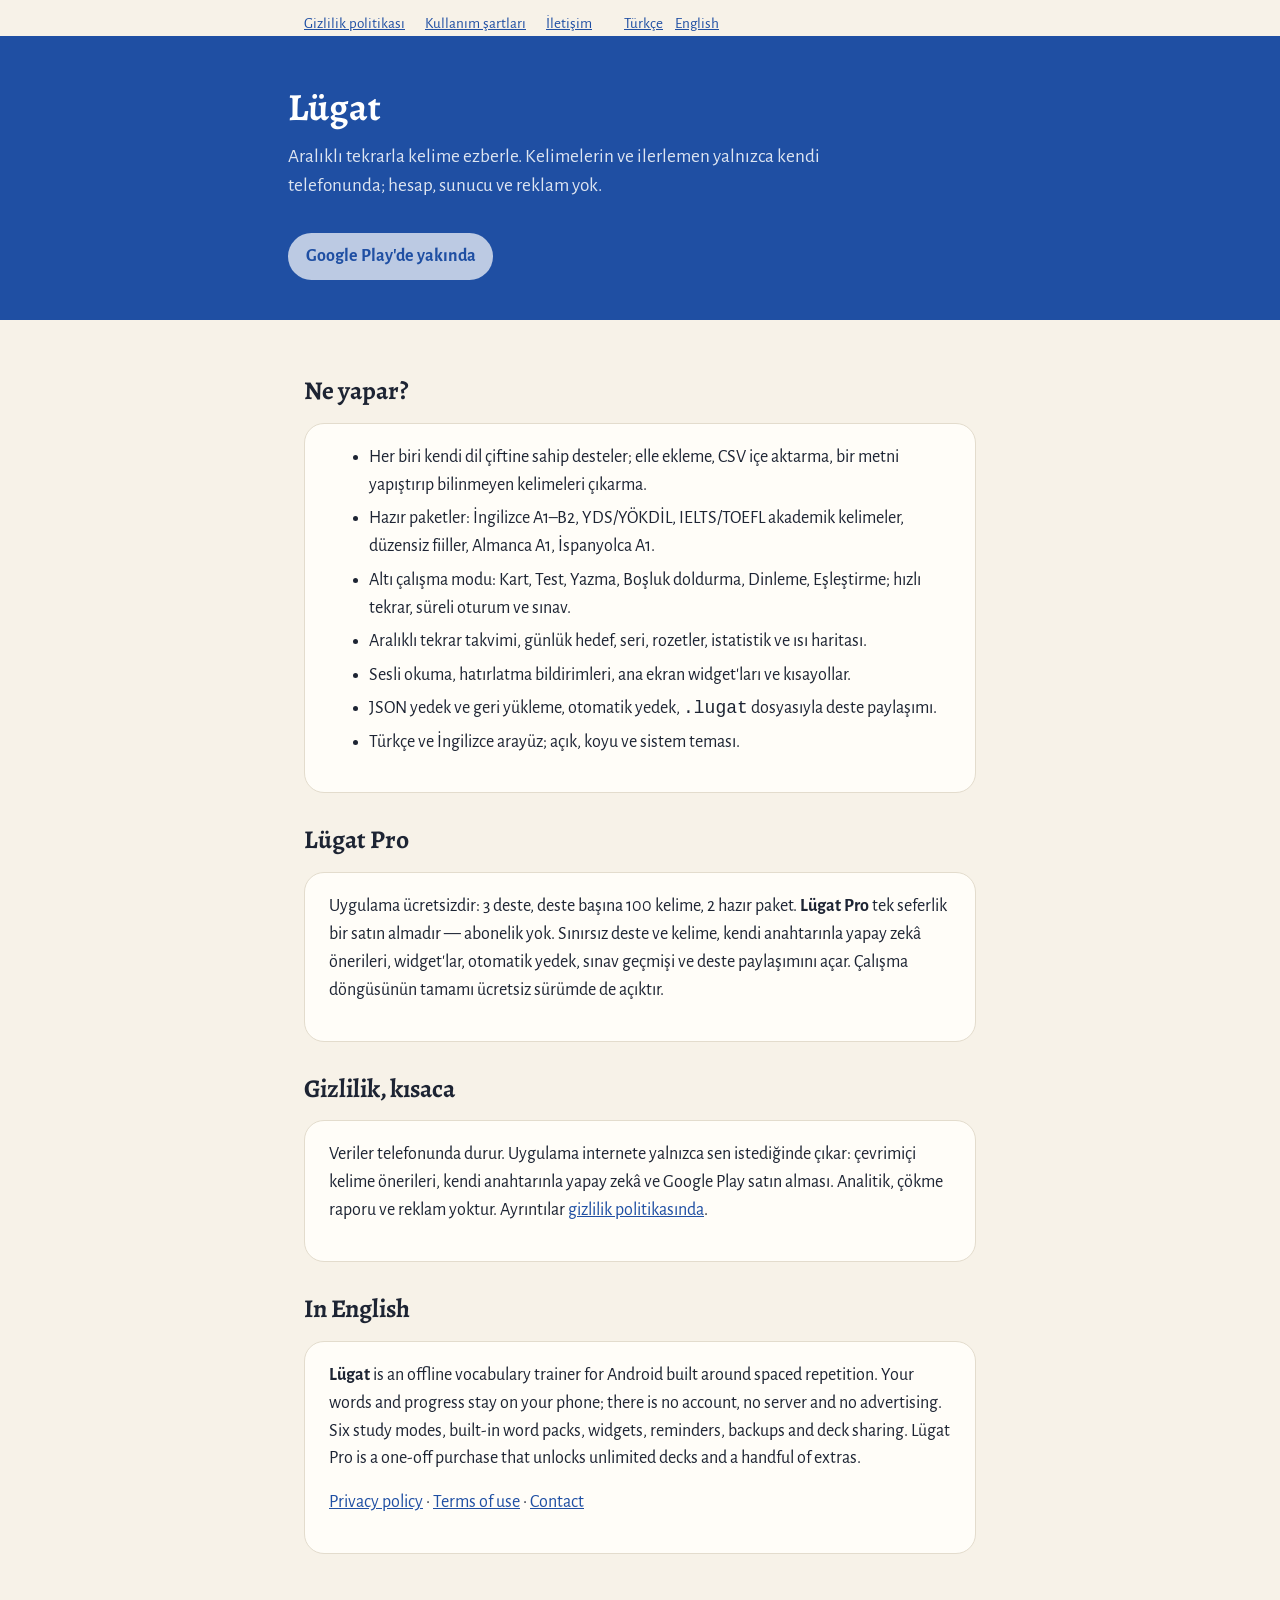
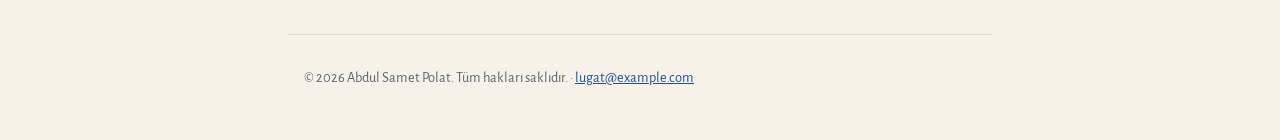
<file: index.html>
<!DOCTYPE html>
<html lang="tr">
<head>
<meta charset="utf-8">
<meta name="viewport" content="width=device-width, initial-scale=1">
<title>Lügat — Kelime Ezber</title>
<meta name="description" content="Aralıklı tekrarla kelime ezberleyen, verileri telefonunda tutan Android uygulaması. Hesap ve reklam yok.">
<link rel="preconnect" href="https://fonts.googleapis.com">
<link rel="stylesheet" href="https://fonts.googleapis.com/css2?family=Alegreya:ital,wght@0,500;0,700;1,400&family=Alegreya+Sans:ital,wght@0,400;0,500;0,700;1,400&display=swap">
<link rel="stylesheet" href="site.css">
</head>
<body>
<nav class="top" aria-label="Sayfalar">
  <a href="privacy.html">Gizlilik politikası</a>
  <a href="terms.html">Kullanım şartları</a>
  <a href="mailto:lugat@example.com">İletişim</a>
  <span class="lang"><a href="index.html" aria-current="page">Türkçe</a><a href="index.html#en">English</a></span>
</nav>
<header class="hero">
  <div class="inner">
    <h1>Lügat</h1>
    <p>Aralıklı tekrarla kelime ezberle. Kelimelerin ve ilerlemen yalnızca kendi telefonunda; hesap, sunucu ve reklam yok.</p>
    <a class="badge" href="#" aria-disabled="true">Google Play'de yakında</a>
  </div>
</header>
<main>
  <h2>Ne yapar?</h2>
  <div class="card">
    <ul>
      <li>Her biri kendi dil çiftine sahip desteler; elle ekleme, CSV içe aktarma, bir metni yapıştırıp bilinmeyen kelimeleri çıkarma.</li>
      <li>Hazır paketler: İngilizce A1–B2, YDS/YÖKDİL, IELTS/TOEFL akademik kelimeler, düzensiz fiiller, Almanca A1, İspanyolca A1.</li>
      <li>Altı çalışma modu: Kart, Test, Yazma, Boşluk doldurma, Dinleme, Eşleştirme; hızlı tekrar, süreli oturum ve sınav.</li>
      <li>Aralıklı tekrar takvimi, günlük hedef, seri, rozetler, istatistik ve ısı haritası.</li>
      <li>Sesli okuma, hatırlatma bildirimleri, ana ekran widget'ları ve kısayollar.</li>
      <li>JSON yedek ve geri yükleme, otomatik yedek, <code>.lugat</code> dosyasıyla deste paylaşımı.</li>
      <li>Türkçe ve İngilizce arayüz; açık, koyu ve sistem teması.</li>
    </ul>
  </div>

  <h2>Lügat Pro</h2>
  <div class="card">
    <p>Uygulama ücretsizdir: 3 deste, deste başına 100 kelime, 2 hazır paket. <strong>Lügat Pro</strong> tek seferlik bir satın almadır — abonelik yok. Sınırsız deste ve kelime, kendi anahtarınla yapay zekâ önerileri, widget'lar, otomatik yedek, sınav geçmişi ve deste paylaşımını açar. Çalışma döngüsünün tamamı ücretsiz sürümde de açıktır.</p>
  </div>

  <h2>Gizlilik, kısaca</h2>
  <div class="card">
    <p>Veriler telefonunda durur. Uygulama internete yalnızca sen istediğinde çıkar: çevrimiçi kelime önerileri, kendi anahtarınla yapay zekâ ve Google Play satın alması. Analitik, çökme raporu ve reklam yoktur. Ayrıntılar <a href="privacy.html">gizlilik politikasında</a>.</p>
  </div>

  <h2 id="en">In English</h2>
  <div class="card" lang="en">
    <p><strong>Lügat</strong> is an offline vocabulary trainer for Android built around spaced repetition. Your words and progress stay on your phone; there is no account, no server and no advertising. Six study modes, built-in word packs, widgets, reminders, backups and deck sharing. Lügat Pro is a one-off purchase that unlocks unlimited decks and a handful of extras.</p>
    <p><a href="privacy-en.html">Privacy policy</a> · <a href="terms-en.html">Terms of use</a> · <a href="mailto:lugat@example.com">Contact</a></p>
  </div>
</main>
<footer>
  © 2026 Abdul Samet Polat. Tüm hakları saklıdır. · <a href="mailto:lugat@example.com">lugat@example.com</a>
</footer>
</body>
</html>
</file>
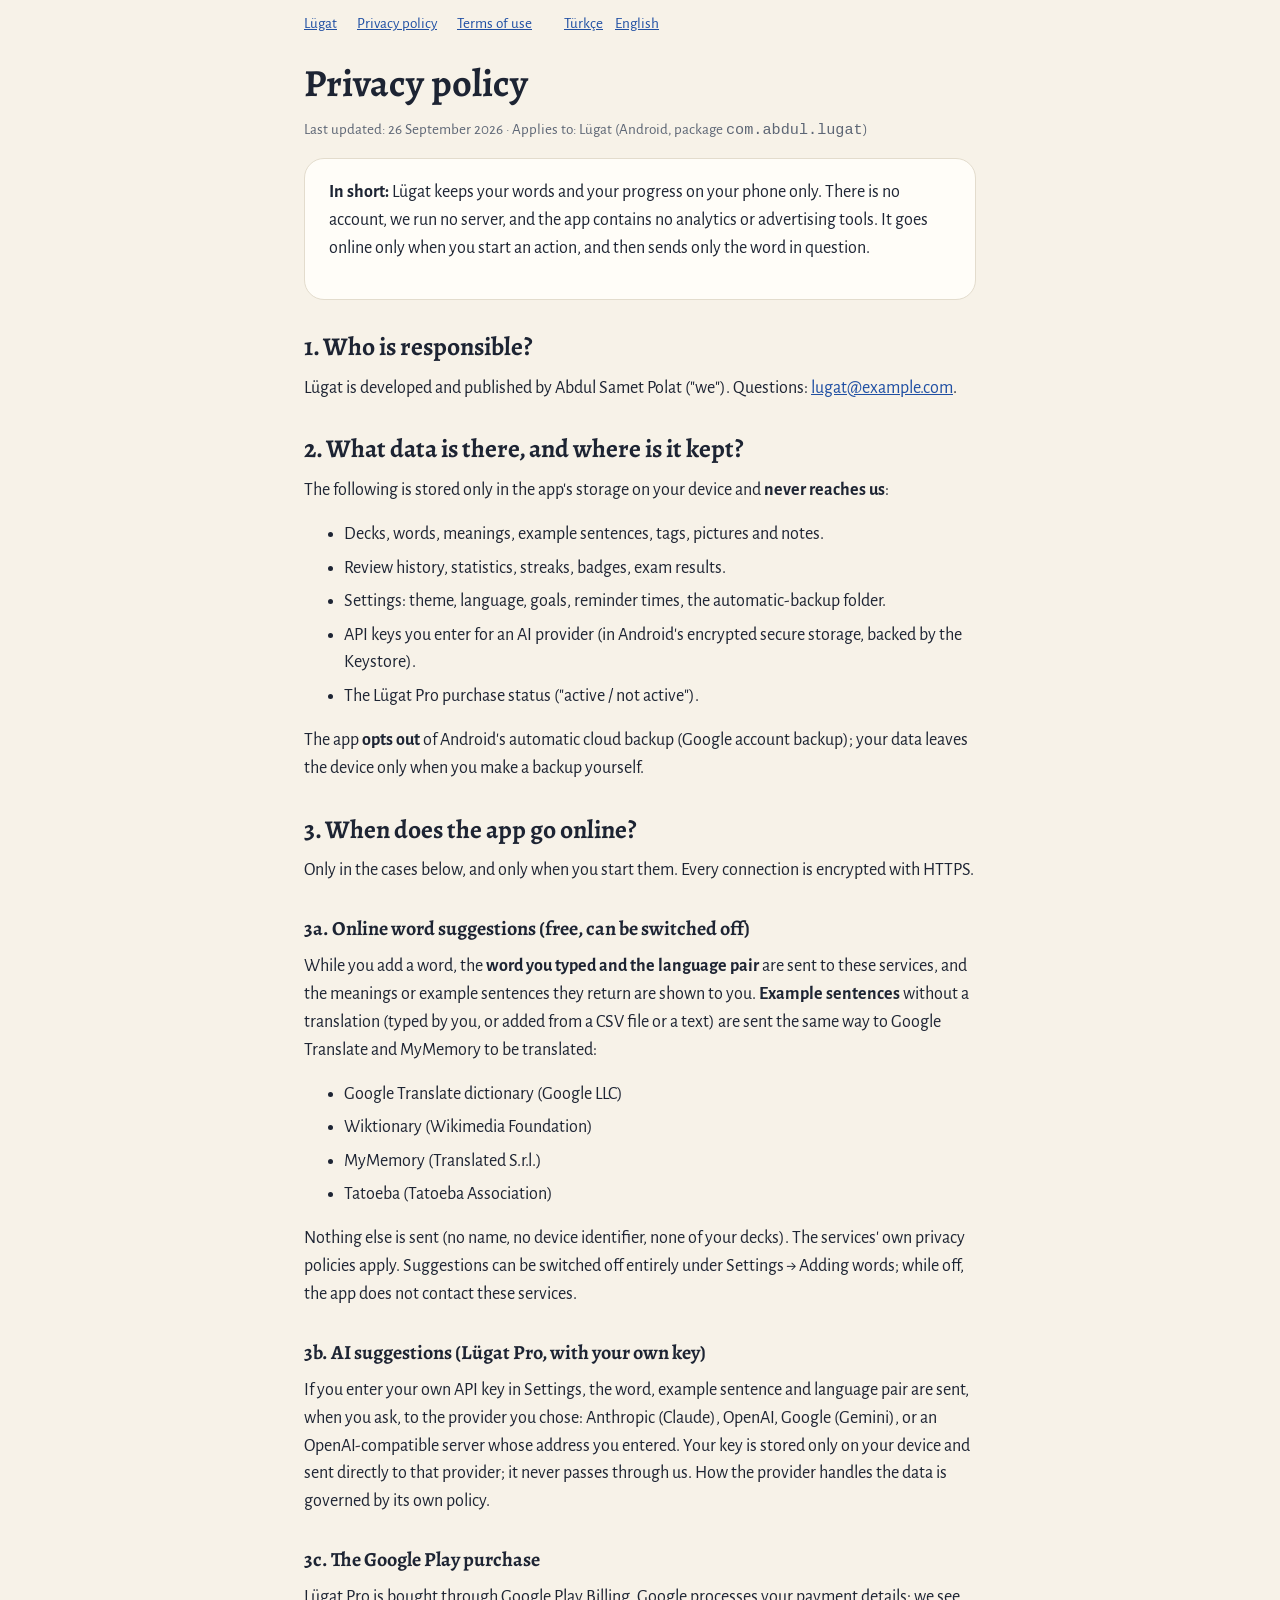
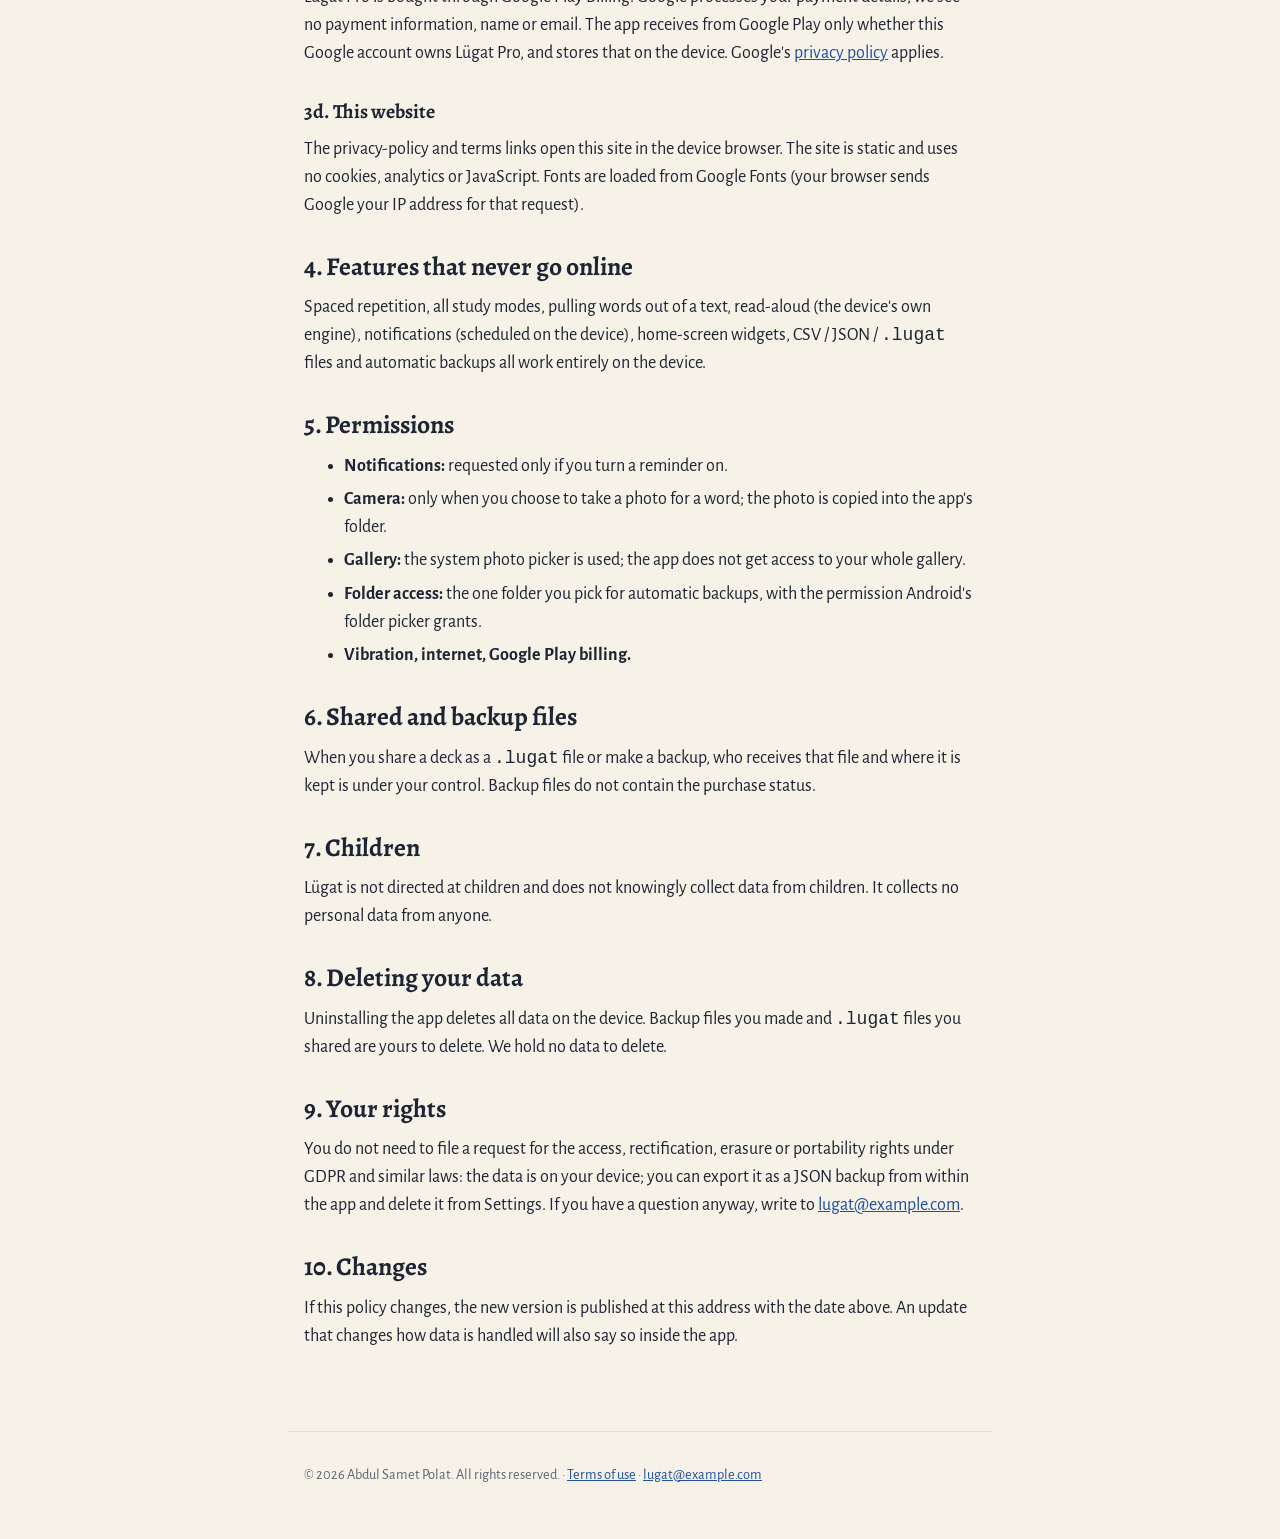
<file: privacy-en.html>
<!DOCTYPE html>
<html lang="en">
<head>
<meta charset="utf-8">
<meta name="viewport" content="width=device-width, initial-scale=1">
<title>Privacy policy — Lügat</title>
<meta name="description" content="Privacy policy of the Lügat vocabulary app: data stays on the device, no account, no analytics.">
<link rel="preconnect" href="https://fonts.googleapis.com">
<link rel="stylesheet" href="https://fonts.googleapis.com/css2?family=Alegreya:ital,wght@0,500;0,700;1,400&family=Alegreya+Sans:ital,wght@0,400;0,500;0,700;1,400&display=swap">
<link rel="stylesheet" href="site.css">
</head>
<body>
<nav class="top" aria-label="Pages">
  <a href="index.html#en">Lügat</a>
  <a href="privacy-en.html" aria-current="page">Privacy policy</a>
  <a href="terms-en.html">Terms of use</a>
  <span class="lang"><a href="privacy.html">Türkçe</a><a href="privacy-en.html" aria-current="page">English</a></span>
</nav>
<main>
  <h1>Privacy policy</h1>
  <p class="meta">Last updated: 26 September 2026 · Applies to: Lügat (Android, package <code>com.abdul.lugat</code>)</p>

  <div class="card">
    <p><strong>In short:</strong> Lügat keeps your words and your progress on your phone only. There is no account, we run no server, and the app contains no analytics or advertising tools. It goes online only when you start an action, and then sends only the word in question.</p>
  </div>

  <h2>1. Who is responsible?</h2>
  <p>Lügat is developed and published by Abdul Samet Polat ("we"). Questions: <a href="mailto:lugat@example.com">lugat@example.com</a>.</p>

  <h2>2. What data is there, and where is it kept?</h2>
  <p>The following is stored only in the app's storage on your device and <strong>never reaches us</strong>:</p>
  <ul>
    <li>Decks, words, meanings, example sentences, tags, pictures and notes.</li>
    <li>Review history, statistics, streaks, badges, exam results.</li>
    <li>Settings: theme, language, goals, reminder times, the automatic-backup folder.</li>
    <li>API keys you enter for an AI provider (in Android's encrypted secure storage, backed by the Keystore).</li>
    <li>The Lügat Pro purchase status ("active / not active").</li>
  </ul>
  <p>The app <strong>opts out</strong> of Android's automatic cloud backup (Google account backup); your data leaves the device only when you make a backup yourself.</p>

  <h2>3. When does the app go online?</h2>
  <p>Only in the cases below, and only when you start them. Every connection is encrypted with HTTPS.</p>

  <h3>3a. Online word suggestions (free, can be switched off)</h3>
  <p>While you add a word, the <strong>word you typed and the language pair</strong> are sent to these services, and the meanings or example sentences they return are shown to you. <strong>Example sentences</strong> without a translation (typed by you, or added from a CSV file or a text) are sent the same way to Google Translate and MyMemory to be translated:</p>
  <ul>
    <li>Google Translate dictionary (Google LLC)</li>
    <li>Wiktionary (Wikimedia Foundation)</li>
    <li>MyMemory (Translated S.r.l.)</li>
    <li>Tatoeba (Tatoeba Association)</li>
  </ul>
  <p>Nothing else is sent (no name, no device identifier, none of your decks). The services' own privacy policies apply. Suggestions can be switched off entirely under Settings → Adding words; while off, the app does not contact these services.</p>

  <h3>3b. AI suggestions (Lügat Pro, with your own key)</h3>
  <p>If you enter your own API key in Settings, the word, example sentence and language pair are sent, when you ask, to the provider you chose: Anthropic (Claude), OpenAI, Google (Gemini), or an OpenAI-compatible server whose address you entered. Your key is stored only on your device and sent directly to that provider; it never passes through us. How the provider handles the data is governed by its own policy.</p>

  <h3>3c. The Google Play purchase</h3>
  <p>Lügat Pro is bought through Google Play Billing. Google processes your payment details; we see no payment information, name or email. The app receives from Google Play only whether this Google account owns Lügat Pro, and stores that on the device. Google's <a href="https://policies.google.com/privacy">privacy policy</a> applies.</p>

  <h3>3d. This website</h3>
  <p>The privacy-policy and terms links open this site in the device browser. The site is static and uses no cookies, analytics or JavaScript. Fonts are loaded from Google Fonts (your browser sends Google your IP address for that request).</p>

  <h2>4. Features that never go online</h2>
  <p>Spaced repetition, all study modes, pulling words out of a text, read-aloud (the device's own engine), notifications (scheduled on the device), home-screen widgets, CSV / JSON / <code>.lugat</code> files and automatic backups all work entirely on the device.</p>

  <h2>5. Permissions</h2>
  <ul>
    <li><strong>Notifications:</strong> requested only if you turn a reminder on.</li>
    <li><strong>Camera:</strong> only when you choose to take a photo for a word; the photo is copied into the app's folder.</li>
    <li><strong>Gallery:</strong> the system photo picker is used; the app does not get access to your whole gallery.</li>
    <li><strong>Folder access:</strong> the one folder you pick for automatic backups, with the permission Android's folder picker grants.</li>
    <li><strong>Vibration, internet, Google Play billing.</strong></li>
  </ul>

  <h2>6. Shared and backup files</h2>
  <p>When you share a deck as a <code>.lugat</code> file or make a backup, who receives that file and where it is kept is under your control. Backup files do not contain the purchase status.</p>

  <h2>7. Children</h2>
  <p>Lügat is not directed at children and does not knowingly collect data from children. It collects no personal data from anyone.</p>

  <h2>8. Deleting your data</h2>
  <p>Uninstalling the app deletes all data on the device. Backup files you made and <code>.lugat</code> files you shared are yours to delete. We hold no data to delete.</p>

  <h2>9. Your rights</h2>
  <p>You do not need to file a request for the access, rectification, erasure or portability rights under GDPR and similar laws: the data is on your device; you can export it as a JSON backup from within the app and delete it from Settings. If you have a question anyway, write to <a href="mailto:lugat@example.com">lugat@example.com</a>.</p>

  <h2>10. Changes</h2>
  <p>If this policy changes, the new version is published at this address with the date above. An update that changes how data is handled will also say so inside the app.</p>
</main>
<footer>
  © 2026 Abdul Samet Polat. All rights reserved. · <a href="terms-en.html">Terms of use</a> · <a href="mailto:lugat@example.com">lugat@example.com</a>
</footer>
</body>
</html>
</file>
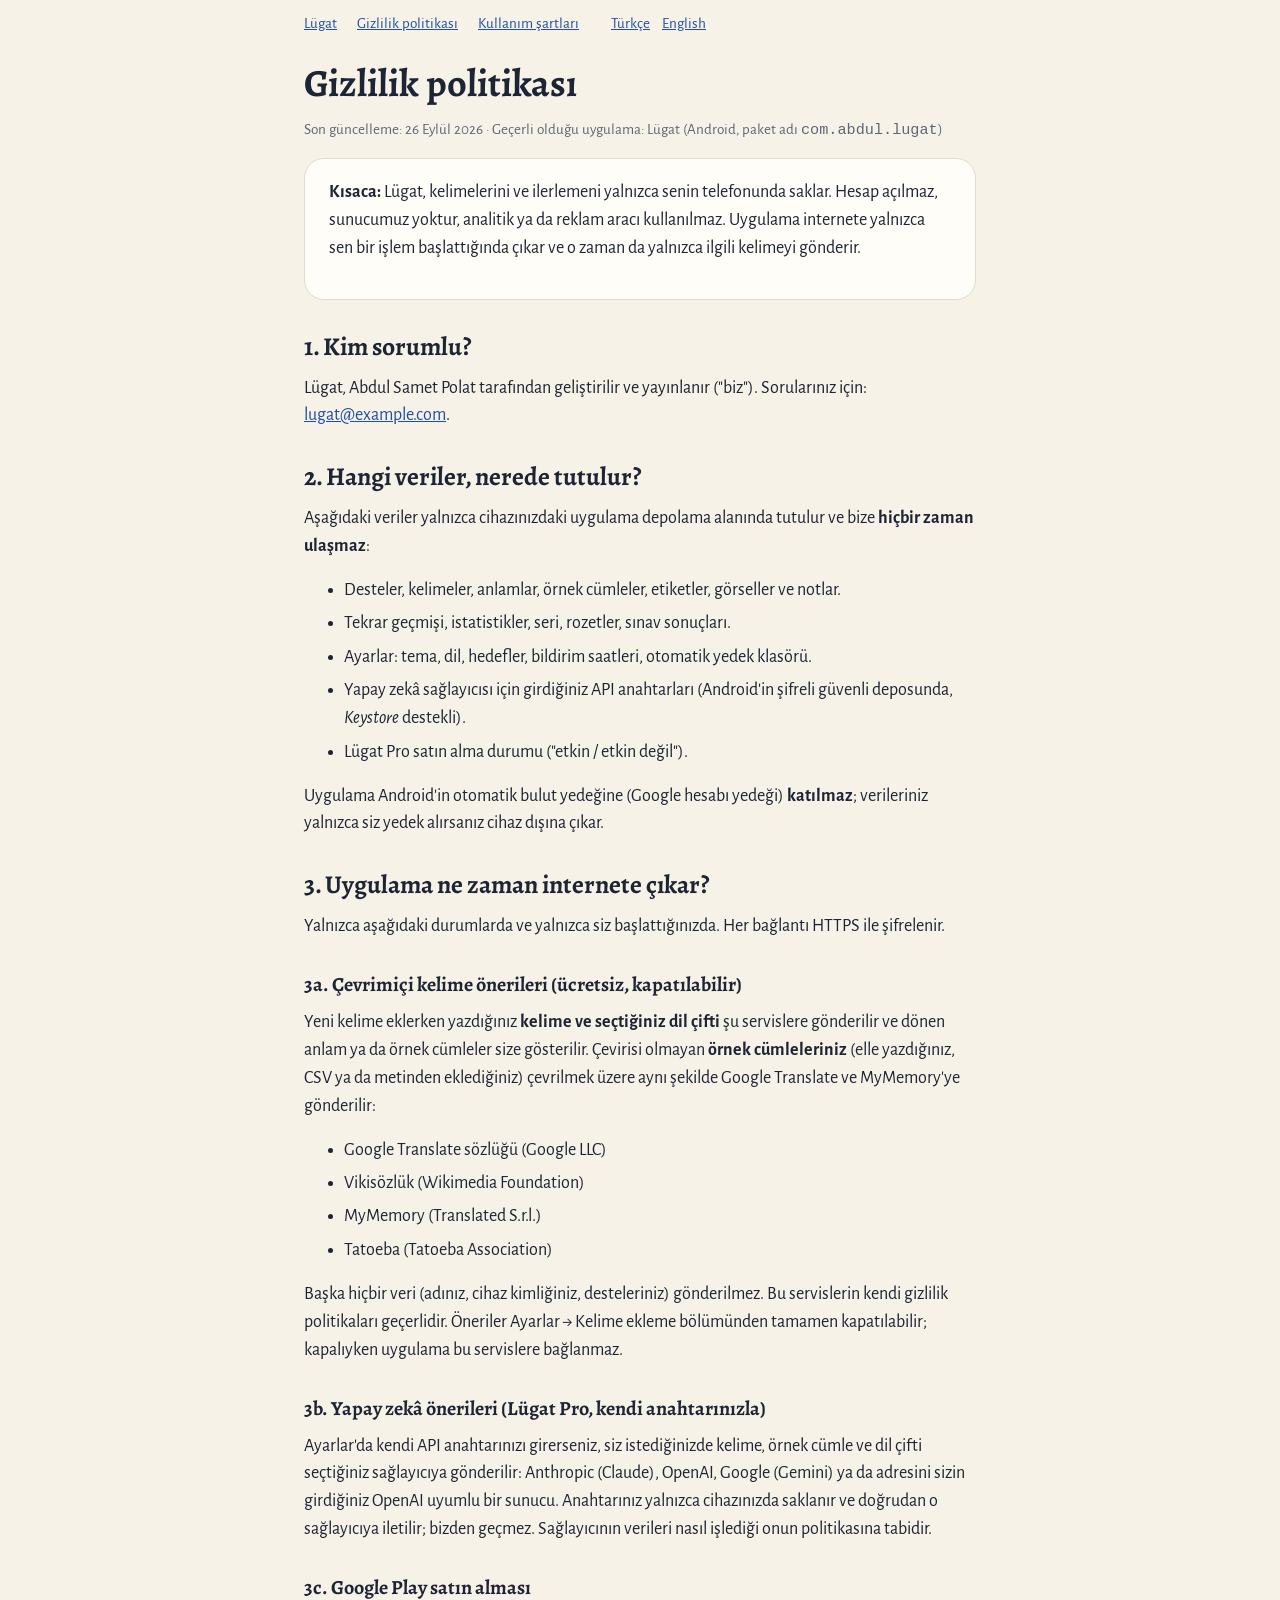
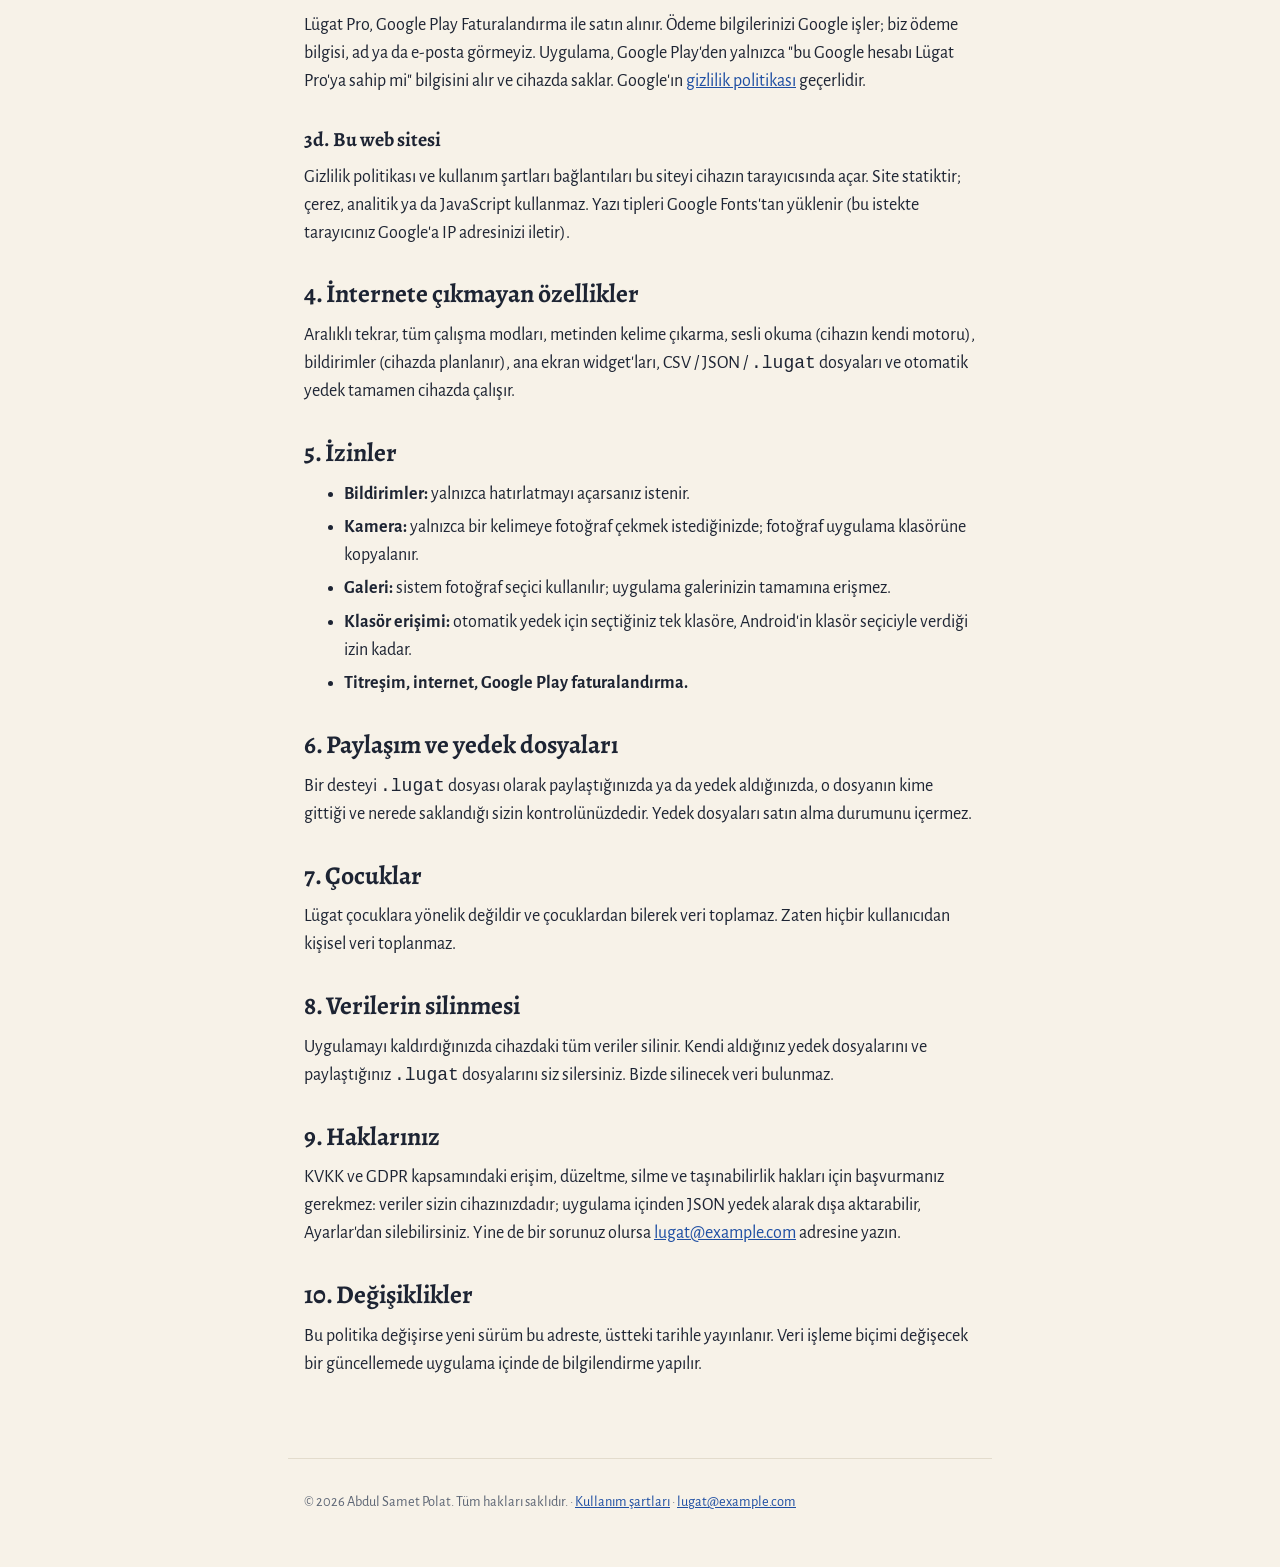
<file: privacy.html>
<!DOCTYPE html>
<html lang="tr">
<head>
<meta charset="utf-8">
<meta name="viewport" content="width=device-width, initial-scale=1">
<title>Gizlilik politikası — Lügat</title>
<meta name="description" content="Lügat kelime ezber uygulamasının gizlilik politikası: veriler cihazda tutulur, hesap ve analitik yoktur.">
<link rel="preconnect" href="https://fonts.googleapis.com">
<link rel="stylesheet" href="https://fonts.googleapis.com/css2?family=Alegreya:ital,wght@0,500;0,700;1,400&family=Alegreya+Sans:ital,wght@0,400;0,500;0,700;1,400&display=swap">
<link rel="stylesheet" href="site.css">
</head>
<body>
<nav class="top" aria-label="Sayfalar">
  <a href="index.html">Lügat</a>
  <a href="privacy.html" aria-current="page">Gizlilik politikası</a>
  <a href="terms.html">Kullanım şartları</a>
  <span class="lang"><a href="privacy.html" aria-current="page">Türkçe</a><a href="privacy-en.html">English</a></span>
</nav>
<main>
  <h1>Gizlilik politikası</h1>
  <p class="meta">Son güncelleme: 26 Eylül 2026 · Geçerli olduğu uygulama: Lügat (Android, paket adı <code>com.abdul.lugat</code>)</p>

  <div class="card">
    <p><strong>Kısaca:</strong> Lügat, kelimelerini ve ilerlemeni yalnızca senin telefonunda saklar. Hesap açılmaz, sunucumuz yoktur, analitik ya da reklam aracı kullanılmaz. Uygulama internete yalnızca sen bir işlem başlattığında çıkar ve o zaman da yalnızca ilgili kelimeyi gönderir.</p>
  </div>

  <h2>1. Kim sorumlu?</h2>
  <p>Lügat, Abdul Samet Polat tarafından geliştirilir ve yayınlanır ("biz"). Sorularınız için: <a href="mailto:lugat@example.com">lugat@example.com</a>.</p>

  <h2>2. Hangi veriler, nerede tutulur?</h2>
  <p>Aşağıdaki veriler yalnızca cihazınızdaki uygulama depolama alanında tutulur ve bize <strong>hiçbir zaman ulaşmaz</strong>:</p>
  <ul>
    <li>Desteler, kelimeler, anlamlar, örnek cümleler, etiketler, görseller ve notlar.</li>
    <li>Tekrar geçmişi, istatistikler, seri, rozetler, sınav sonuçları.</li>
    <li>Ayarlar: tema, dil, hedefler, bildirim saatleri, otomatik yedek klasörü.</li>
    <li>Yapay zekâ sağlayıcısı için girdiğiniz API anahtarları (Android'in şifreli güvenli deposunda, <em>Keystore</em> destekli).</li>
    <li>Lügat Pro satın alma durumu ("etkin / etkin değil").</li>
  </ul>
  <p>Uygulama Android'in otomatik bulut yedeğine (Google hesabı yedeği) <strong>katılmaz</strong>; verileriniz yalnızca siz yedek alırsanız cihaz dışına çıkar.</p>

  <h2>3. Uygulama ne zaman internete çıkar?</h2>
  <p>Yalnızca aşağıdaki durumlarda ve yalnızca siz başlattığınızda. Her bağlantı HTTPS ile şifrelenir.</p>

  <h3>3a. Çevrimiçi kelime önerileri (ücretsiz, kapatılabilir)</h3>
  <p>Yeni kelime eklerken yazdığınız <strong>kelime ve seçtiğiniz dil çifti</strong> şu servislere gönderilir ve dönen anlam ya da örnek cümleler size gösterilir. Çevirisi olmayan <strong>örnek cümleleriniz</strong> (elle yazdığınız, CSV ya da metinden eklediğiniz) çevrilmek üzere aynı şekilde Google Translate ve MyMemory'ye gönderilir:</p>
  <ul>
    <li>Google Translate sözlüğü (Google LLC)</li>
    <li>Vikisözlük (Wikimedia Foundation)</li>
    <li>MyMemory (Translated S.r.l.)</li>
    <li>Tatoeba (Tatoeba Association)</li>
  </ul>
  <p>Başka hiçbir veri (adınız, cihaz kimliğiniz, desteleriniz) gönderilmez. Bu servislerin kendi gizlilik politikaları geçerlidir. Öneriler Ayarlar → Kelime ekleme bölümünden tamamen kapatılabilir; kapalıyken uygulama bu servislere bağlanmaz.</p>

  <h3>3b. Yapay zekâ önerileri (Lügat Pro, kendi anahtarınızla)</h3>
  <p>Ayarlar'da kendi API anahtarınızı girerseniz, siz istediğinizde kelime, örnek cümle ve dil çifti seçtiğiniz sağlayıcıya gönderilir: Anthropic (Claude), OpenAI, Google (Gemini) ya da adresini sizin girdiğiniz OpenAI uyumlu bir sunucu. Anahtarınız yalnızca cihazınızda saklanır ve doğrudan o sağlayıcıya iletilir; bizden geçmez. Sağlayıcının verileri nasıl işlediği onun politikasına tabidir.</p>

  <h3>3c. Google Play satın alması</h3>
  <p>Lügat Pro, Google Play Faturalandırma ile satın alınır. Ödeme bilgilerinizi Google işler; biz ödeme bilgisi, ad ya da e-posta görmeyiz. Uygulama, Google Play'den yalnızca "bu Google hesabı Lügat Pro'ya sahip mi" bilgisini alır ve cihazda saklar. Google'ın <a href="https://policies.google.com/privacy">gizlilik politikası</a> geçerlidir.</p>

  <h3>3d. Bu web sitesi</h3>
  <p>Gizlilik politikası ve kullanım şartları bağlantıları bu siteyi cihazın tarayıcısında açar. Site statiktir; çerez, analitik ya da JavaScript kullanmaz. Yazı tipleri Google Fonts'tan yüklenir (bu istekte tarayıcınız Google'a IP adresinizi iletir).</p>

  <h2>4. İnternete çıkmayan özellikler</h2>
  <p>Aralıklı tekrar, tüm çalışma modları, metinden kelime çıkarma, sesli okuma (cihazın kendi motoru), bildirimler (cihazda planlanır), ana ekran widget'ları, CSV / JSON / <code>.lugat</code> dosyaları ve otomatik yedek tamamen cihazda çalışır.</p>

  <h2>5. İzinler</h2>
  <ul>
    <li><strong>Bildirimler:</strong> yalnızca hatırlatmayı açarsanız istenir.</li>
    <li><strong>Kamera:</strong> yalnızca bir kelimeye fotoğraf çekmek istediğinizde; fotoğraf uygulama klasörüne kopyalanır.</li>
    <li><strong>Galeri:</strong> sistem fotoğraf seçici kullanılır; uygulama galerinizin tamamına erişmez.</li>
    <li><strong>Klasör erişimi:</strong> otomatik yedek için seçtiğiniz tek klasöre, Android'in klasör seçiciyle verdiği izin kadar.</li>
    <li><strong>Titreşim, internet, Google Play faturalandırma.</strong></li>
  </ul>

  <h2>6. Paylaşım ve yedek dosyaları</h2>
  <p>Bir desteyi <code>.lugat</code> dosyası olarak paylaştığınızda ya da yedek aldığınızda, o dosyanın kime gittiği ve nerede saklandığı sizin kontrolünüzdedir. Yedek dosyaları satın alma durumunu içermez.</p>

  <h2>7. Çocuklar</h2>
  <p>Lügat çocuklara yönelik değildir ve çocuklardan bilerek veri toplamaz. Zaten hiçbir kullanıcıdan kişisel veri toplanmaz.</p>

  <h2>8. Verilerin silinmesi</h2>
  <p>Uygulamayı kaldırdığınızda cihazdaki tüm veriler silinir. Kendi aldığınız yedek dosyalarını ve paylaştığınız <code>.lugat</code> dosyalarını siz silersiniz. Bizde silinecek veri bulunmaz.</p>

  <h2>9. Haklarınız</h2>
  <p>KVKK ve GDPR kapsamındaki erişim, düzeltme, silme ve taşınabilirlik hakları için başvurmanız gerekmez: veriler sizin cihazınızdadır; uygulama içinden JSON yedek alarak dışa aktarabilir, Ayarlar'dan silebilirsiniz. Yine de bir sorunuz olursa <a href="mailto:lugat@example.com">lugat@example.com</a> adresine yazın.</p>

  <h2>10. Değişiklikler</h2>
  <p>Bu politika değişirse yeni sürüm bu adreste, üstteki tarihle yayınlanır. Veri işleme biçimi değişecek bir güncellemede uygulama içinde de bilgilendirme yapılır.</p>
</main>
<footer>
  © 2026 Abdul Samet Polat. Tüm hakları saklıdır. · <a href="terms.html">Kullanım şartları</a> · <a href="mailto:lugat@example.com">lugat@example.com</a>
</footer>
</body>
</html>
</file>
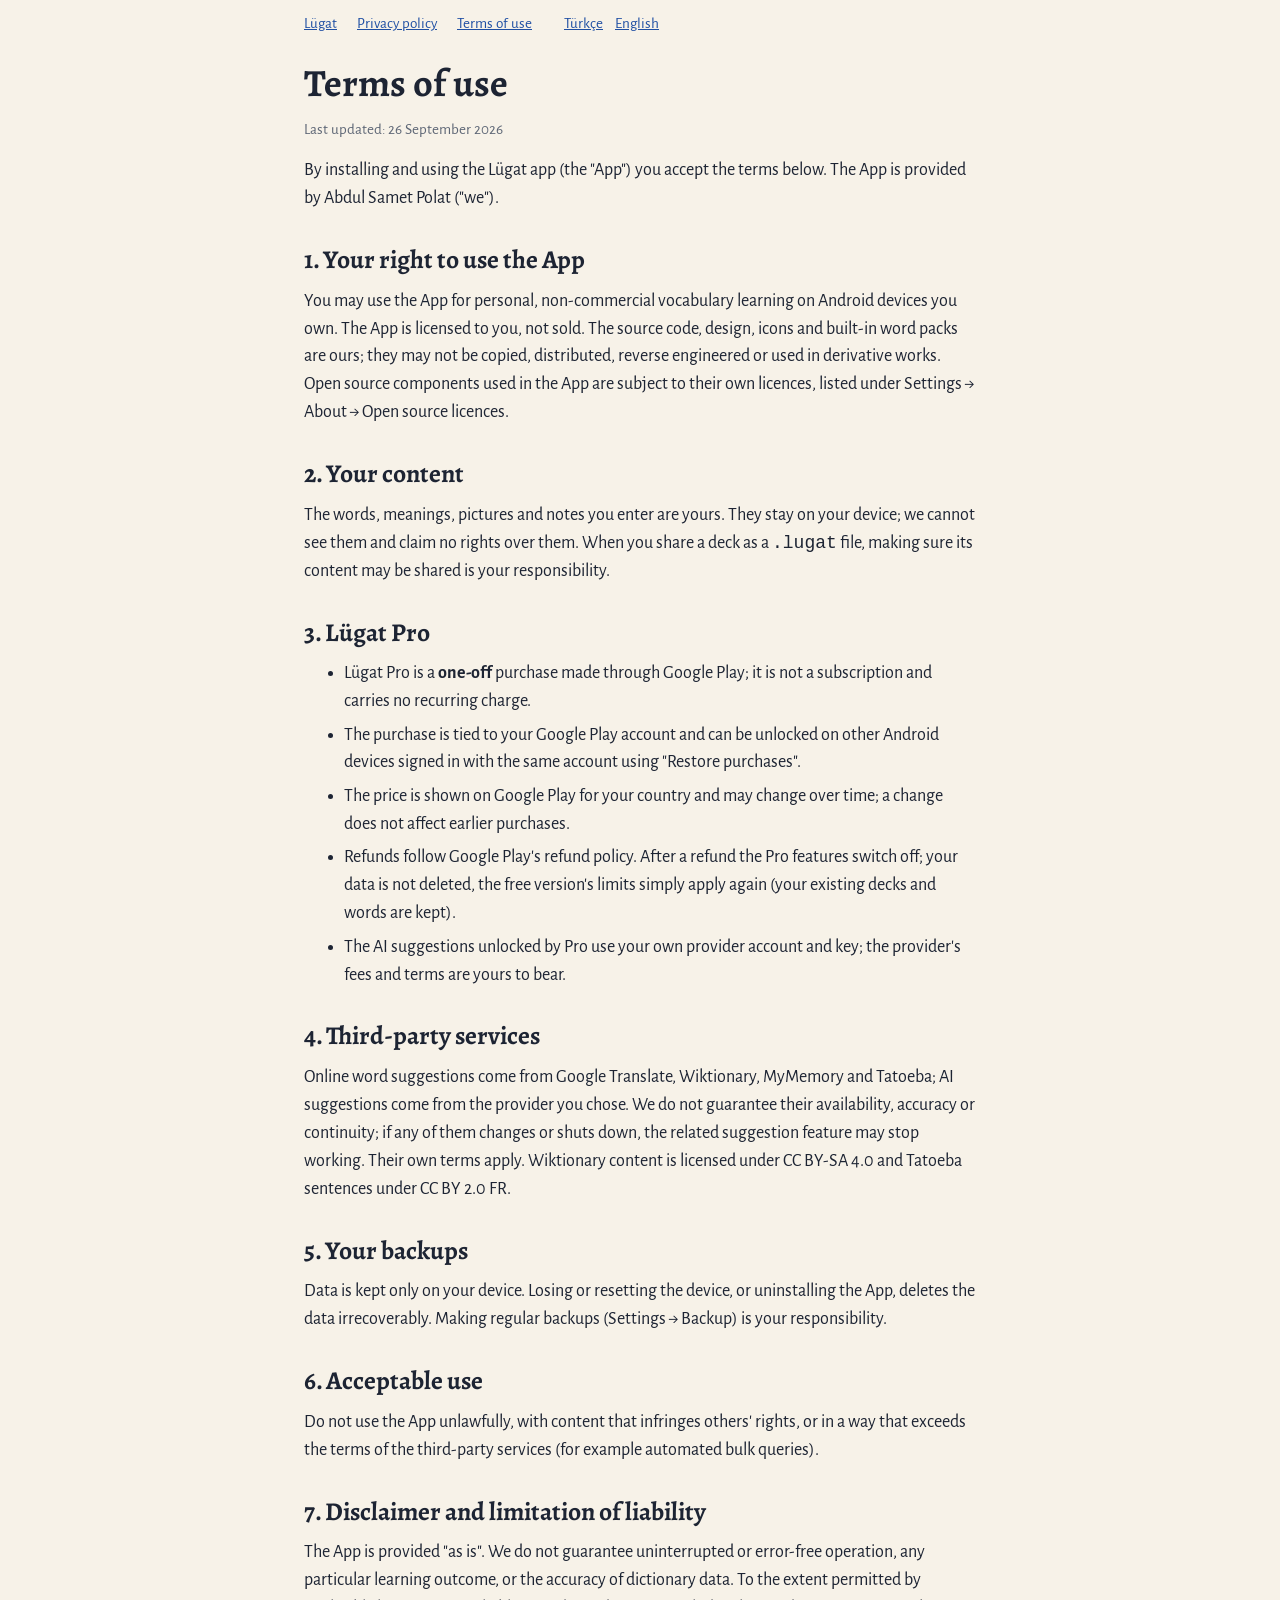
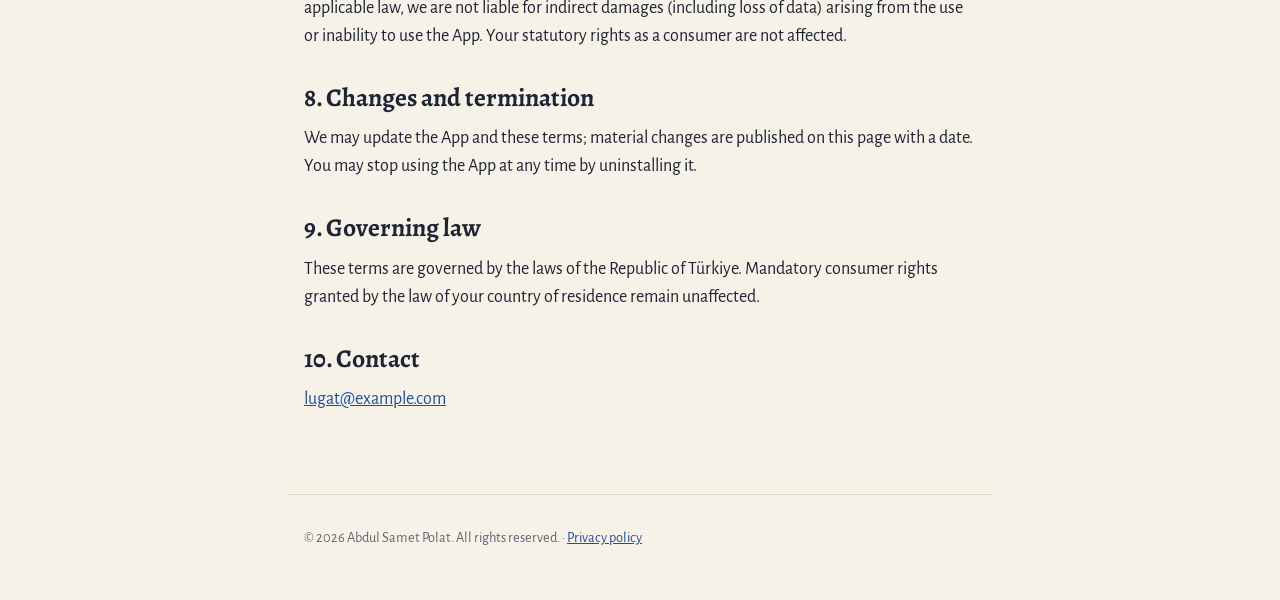
<file: terms-en.html>
<!DOCTYPE html>
<html lang="en">
<head>
<meta charset="utf-8">
<meta name="viewport" content="width=device-width, initial-scale=1">
<title>Terms of use — Lügat</title>
<meta name="description" content="Terms of use of the Lügat vocabulary app.">
<link rel="preconnect" href="https://fonts.googleapis.com">
<link rel="stylesheet" href="https://fonts.googleapis.com/css2?family=Alegreya:ital,wght@0,500;0,700;1,400&family=Alegreya+Sans:ital,wght@0,400;0,500;0,700;1,400&display=swap">
<link rel="stylesheet" href="site.css">
</head>
<body>
<nav class="top" aria-label="Pages">
  <a href="index.html#en">Lügat</a>
  <a href="privacy-en.html">Privacy policy</a>
  <a href="terms-en.html" aria-current="page">Terms of use</a>
  <span class="lang"><a href="terms.html">Türkçe</a><a href="terms-en.html" aria-current="page">English</a></span>
</nav>
<main>
  <h1>Terms of use</h1>
  <p class="meta">Last updated: 26 September 2026</p>

  <p>By installing and using the Lügat app (the "App") you accept the terms below. The App is provided by Abdul Samet Polat ("we").</p>

  <h2>1. Your right to use the App</h2>
  <p>You may use the App for personal, non-commercial vocabulary learning on Android devices you own. The App is licensed to you, not sold. The source code, design, icons and built-in word packs are ours; they may not be copied, distributed, reverse engineered or used in derivative works. Open source components used in the App are subject to their own licences, listed under Settings → About → Open source licences.</p>

  <h2>2. Your content</h2>
  <p>The words, meanings, pictures and notes you enter are yours. They stay on your device; we cannot see them and claim no rights over them. When you share a deck as a <code>.lugat</code> file, making sure its content may be shared is your responsibility.</p>

  <h2>3. Lügat Pro</h2>
  <ul>
    <li>Lügat Pro is a <strong>one-off</strong> purchase made through Google Play; it is not a subscription and carries no recurring charge.</li>
    <li>The purchase is tied to your Google Play account and can be unlocked on other Android devices signed in with the same account using "Restore purchases".</li>
    <li>The price is shown on Google Play for your country and may change over time; a change does not affect earlier purchases.</li>
    <li>Refunds follow Google Play's refund policy. After a refund the Pro features switch off; your data is not deleted, the free version's limits simply apply again (your existing decks and words are kept).</li>
    <li>The AI suggestions unlocked by Pro use your own provider account and key; the provider's fees and terms are yours to bear.</li>
  </ul>

  <h2>4. Third-party services</h2>
  <p>Online word suggestions come from Google Translate, Wiktionary, MyMemory and Tatoeba; AI suggestions come from the provider you chose. We do not guarantee their availability, accuracy or continuity; if any of them changes or shuts down, the related suggestion feature may stop working. Their own terms apply. Wiktionary content is licensed under CC BY-SA 4.0 and Tatoeba sentences under CC BY 2.0 FR.</p>

  <h2>5. Your backups</h2>
  <p>Data is kept only on your device. Losing or resetting the device, or uninstalling the App, deletes the data irrecoverably. Making regular backups (Settings → Backup) is your responsibility.</p>

  <h2>6. Acceptable use</h2>
  <p>Do not use the App unlawfully, with content that infringes others' rights, or in a way that exceeds the terms of the third-party services (for example automated bulk queries).</p>

  <h2>7. Disclaimer and limitation of liability</h2>
  <p>The App is provided "as is". We do not guarantee uninterrupted or error-free operation, any particular learning outcome, or the accuracy of dictionary data. To the extent permitted by applicable law, we are not liable for indirect damages (including loss of data) arising from the use or inability to use the App. Your statutory rights as a consumer are not affected.</p>

  <h2>8. Changes and termination</h2>
  <p>We may update the App and these terms; material changes are published on this page with a date. You may stop using the App at any time by uninstalling it.</p>

  <h2>9. Governing law</h2>
  <p>These terms are governed by the laws of the Republic of Türkiye. Mandatory consumer rights granted by the law of your country of residence remain unaffected.</p>

  <h2>10. Contact</h2>
  <p><a href="mailto:lugat@example.com">lugat@example.com</a></p>
</main>
<footer>
  © 2026 Abdul Samet Polat. All rights reserved. · <a href="privacy-en.html">Privacy policy</a>
</footer>
</body>
</html>
</file>
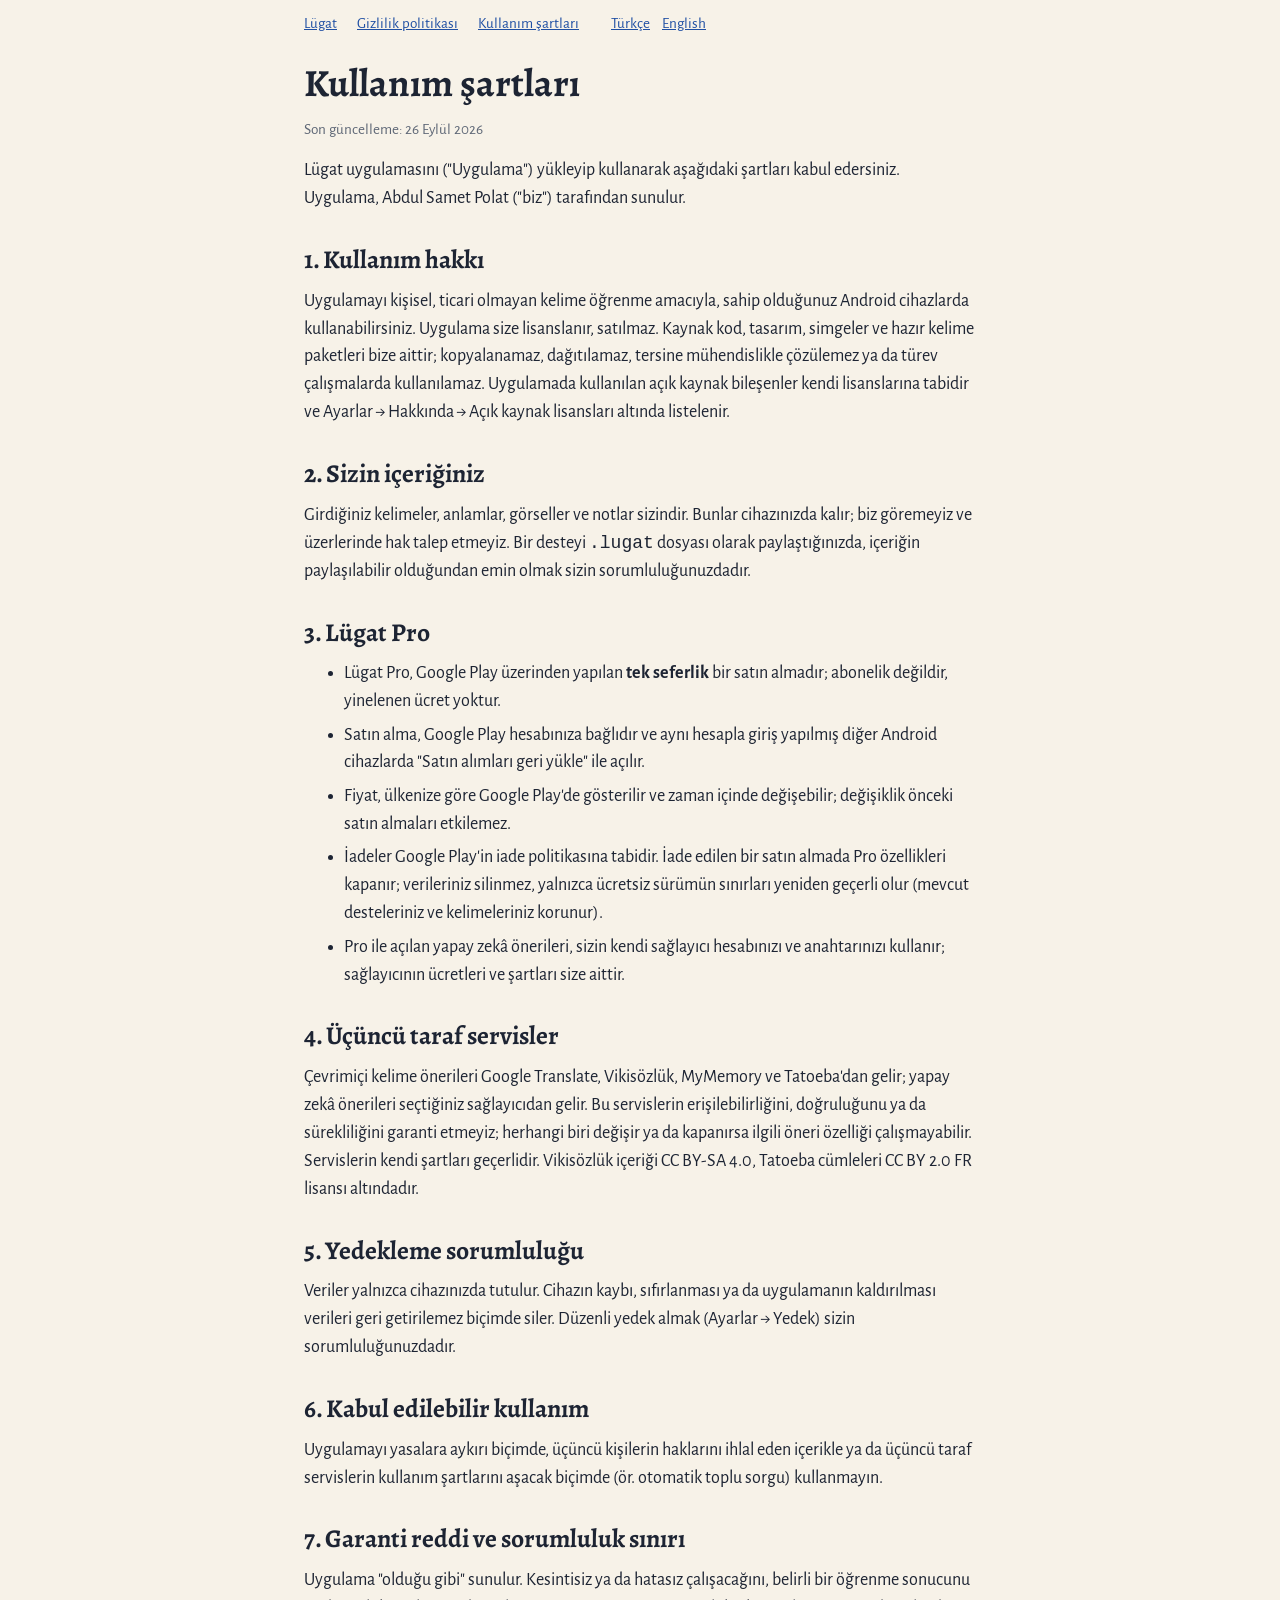
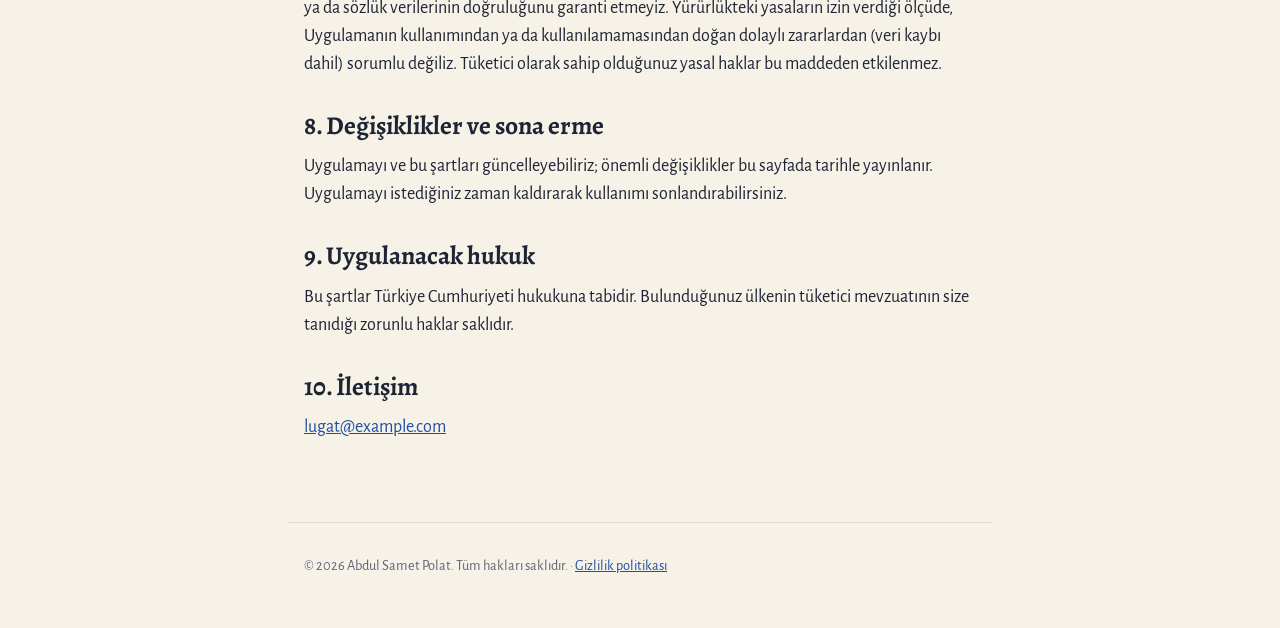
<file: terms.html>
<!DOCTYPE html>
<html lang="tr">
<head>
<meta charset="utf-8">
<meta name="viewport" content="width=device-width, initial-scale=1">
<title>Kullanım şartları — Lügat</title>
<meta name="description" content="Lügat kelime ezber uygulamasının kullanım şartları.">
<link rel="preconnect" href="https://fonts.googleapis.com">
<link rel="stylesheet" href="https://fonts.googleapis.com/css2?family=Alegreya:ital,wght@0,500;0,700;1,400&family=Alegreya+Sans:ital,wght@0,400;0,500;0,700;1,400&display=swap">
<link rel="stylesheet" href="site.css">
</head>
<body>
<nav class="top" aria-label="Sayfalar">
  <a href="index.html">Lügat</a>
  <a href="privacy.html">Gizlilik politikası</a>
  <a href="terms.html" aria-current="page">Kullanım şartları</a>
  <span class="lang"><a href="terms.html" aria-current="page">Türkçe</a><a href="terms-en.html">English</a></span>
</nav>
<main>
  <h1>Kullanım şartları</h1>
  <p class="meta">Son güncelleme: 26 Eylül 2026</p>

  <p>Lügat uygulamasını ("Uygulama") yükleyip kullanarak aşağıdaki şartları kabul edersiniz. Uygulama, Abdul Samet Polat ("biz") tarafından sunulur.</p>

  <h2>1. Kullanım hakkı</h2>
  <p>Uygulamayı kişisel, ticari olmayan kelime öğrenme amacıyla, sahip olduğunuz Android cihazlarda kullanabilirsiniz. Uygulama size lisanslanır, satılmaz. Kaynak kod, tasarım, simgeler ve hazır kelime paketleri bize aittir; kopyalanamaz, dağıtılamaz, tersine mühendislikle çözülemez ya da türev çalışmalarda kullanılamaz. Uygulamada kullanılan açık kaynak bileşenler kendi lisanslarına tabidir ve Ayarlar → Hakkında → Açık kaynak lisansları altında listelenir.</p>

  <h2>2. Sizin içeriğiniz</h2>
  <p>Girdiğiniz kelimeler, anlamlar, görseller ve notlar sizindir. Bunlar cihazınızda kalır; biz göremeyiz ve üzerlerinde hak talep etmeyiz. Bir desteyi <code>.lugat</code> dosyası olarak paylaştığınızda, içeriğin paylaşılabilir olduğundan emin olmak sizin sorumluluğunuzdadır.</p>

  <h2>3. Lügat Pro</h2>
  <ul>
    <li>Lügat Pro, Google Play üzerinden yapılan <strong>tek seferlik</strong> bir satın almadır; abonelik değildir, yinelenen ücret yoktur.</li>
    <li>Satın alma, Google Play hesabınıza bağlıdır ve aynı hesapla giriş yapılmış diğer Android cihazlarda "Satın alımları geri yükle" ile açılır.</li>
    <li>Fiyat, ülkenize göre Google Play'de gösterilir ve zaman içinde değişebilir; değişiklik önceki satın almaları etkilemez.</li>
    <li>İadeler Google Play'in iade politikasına tabidir. İade edilen bir satın almada Pro özellikleri kapanır; verileriniz silinmez, yalnızca ücretsiz sürümün sınırları yeniden geçerli olur (mevcut desteleriniz ve kelimeleriniz korunur).</li>
    <li>Pro ile açılan yapay zekâ önerileri, sizin kendi sağlayıcı hesabınızı ve anahtarınızı kullanır; sağlayıcının ücretleri ve şartları size aittir.</li>
  </ul>

  <h2>4. Üçüncü taraf servisler</h2>
  <p>Çevrimiçi kelime önerileri Google Translate, Vikisözlük, MyMemory ve Tatoeba'dan gelir; yapay zekâ önerileri seçtiğiniz sağlayıcıdan gelir. Bu servislerin erişilebilirliğini, doğruluğunu ya da sürekliliğini garanti etmeyiz; herhangi biri değişir ya da kapanırsa ilgili öneri özelliği çalışmayabilir. Servislerin kendi şartları geçerlidir. Vikisözlük içeriği CC BY-SA 4.0, Tatoeba cümleleri CC BY 2.0 FR lisansı altındadır.</p>

  <h2>5. Yedekleme sorumluluğu</h2>
  <p>Veriler yalnızca cihazınızda tutulur. Cihazın kaybı, sıfırlanması ya da uygulamanın kaldırılması verileri geri getirilemez biçimde siler. Düzenli yedek almak (Ayarlar → Yedek) sizin sorumluluğunuzdadır.</p>

  <h2>6. Kabul edilebilir kullanım</h2>
  <p>Uygulamayı yasalara aykırı biçimde, üçüncü kişilerin haklarını ihlal eden içerikle ya da üçüncü taraf servislerin kullanım şartlarını aşacak biçimde (ör. otomatik toplu sorgu) kullanmayın.</p>

  <h2>7. Garanti reddi ve sorumluluk sınırı</h2>
  <p>Uygulama "olduğu gibi" sunulur. Kesintisiz ya da hatasız çalışacağını, belirli bir öğrenme sonucunu ya da sözlük verilerinin doğruluğunu garanti etmeyiz. Yürürlükteki yasaların izin verdiği ölçüde, Uygulamanın kullanımından ya da kullanılamamasından doğan dolaylı zararlardan (veri kaybı dahil) sorumlu değiliz. Tüketici olarak sahip olduğunuz yasal haklar bu maddeden etkilenmez.</p>

  <h2>8. Değişiklikler ve sona erme</h2>
  <p>Uygulamayı ve bu şartları güncelleyebiliriz; önemli değişiklikler bu sayfada tarihle yayınlanır. Uygulamayı istediğiniz zaman kaldırarak kullanımı sonlandırabilirsiniz.</p>

  <h2>9. Uygulanacak hukuk</h2>
  <p>Bu şartlar Türkiye Cumhuriyeti hukukuna tabidir. Bulunduğunuz ülkenin tüketici mevzuatının size tanıdığı zorunlu haklar saklıdır.</p>

  <h2>10. İletişim</h2>
  <p><a href="mailto:lugat@example.com">lugat@example.com</a></p>
</main>
<footer>
  © 2026 Abdul Samet Polat. Tüm hakları saklıdır. · <a href="privacy.html">Gizlilik politikası</a>
</footer>
</body>
</html>
</file>
<file: site.css>
/* Lügat — site. Uygulamanın "Çini ve lügat" paleti: kobalt, krem, koyu gece mavisi. JavaScript yok. */
:root {
  --bg: #f7f2e8;
  --surface: #fffdf8;
  --text: #1d2433;
  --muted: #5d6675;
  --accent: #1f4fa3;
  --accent-soft: #dfe7f6;
  --border: #e3dccd;
  --max: 44rem;
}
@media (prefers-color-scheme: dark) {
  :root {
    --bg: #0e1524;
    --surface: #161f33;
    --text: #eef1f7;
    --muted: #a3acbd;
    --accent: #8fb0ee;
    --accent-soft: #1f2e4d;
    --border: #2a3650;
  }
}
* { box-sizing: border-box; }
html { color-scheme: light dark; }
body {
  margin: 0;
  background: var(--bg);
  color: var(--text);
  font-family: 'Alegreya Sans', system-ui, -apple-system, 'Segoe UI', Roboto, sans-serif;
  font-size: 1.125rem;
  line-height: 1.55;
}
h1, h2, h3 {
  font-family: 'Alegreya', Georgia, 'Times New Roman', serif;
  line-height: 1.2;
  margin: 2rem 0 0.75rem;
}
h1 { font-size: 2.4rem; margin-top: 0; }
h2 { font-size: 1.6rem; }
h3 { font-size: 1.25rem; }
p, ul, ol { margin: 0 0 1rem; }
li { margin-bottom: 0.35rem; }
a { color: var(--accent); }
strong { font-weight: 700; }
.hero {
  background: var(--accent);
  color: #fff;
  padding: 3rem 1rem 2.5rem;
}
.hero .inner { max-width: var(--max); margin: 0 auto; }
.hero h1 { color: #fff; }
.hero p { color: rgba(255, 255, 255, 0.85); font-size: 1.2rem; max-width: 34rem; }
.hero .badge {
  display: inline-block;
  margin-top: 1rem;
  padding: 0.6rem 1.1rem;
  border-radius: 999px;
  background: #fff;
  color: var(--accent);
  text-decoration: none;
  font-weight: 700;
}
.hero .badge[aria-disabled='true'] { opacity: 0.7; pointer-events: none; }
main { max-width: var(--max); margin: 0 auto; padding: 1.5rem 1rem 4rem; }
.card {
  background: var(--surface);
  border: 1px solid var(--border);
  border-radius: 20px;
  padding: 1.25rem 1.5rem;
  margin: 1rem 0;
}
.meta { color: var(--muted); font-size: 0.95rem; }
.lang { float: right; font-size: 0.95rem; }
.lang a { margin-left: 0.75rem; }
nav.top {
  max-width: var(--max);
  margin: 0 auto;
  padding: 0.75rem 1rem 0;
  display: flex;
  flex-wrap: wrap;
  gap: 0.25rem 1.25rem;
  font-size: 0.95rem;
}
footer {
  max-width: var(--max);
  margin: 0 auto;
  padding: 2rem 1rem 3rem;
  color: var(--muted);
  font-size: 0.9rem;
  border-top: 1px solid var(--border);
}
table { border-collapse: collapse; width: 100%; margin-bottom: 1rem; font-size: 1rem; }
th, td { text-align: left; vertical-align: top; padding: 0.5rem 0.6rem; border-bottom: 1px solid var(--border); }
th { color: var(--muted); font-weight: 500; }
@media (max-width: 40rem) {
  body { font-size: 1.05rem; }
  h1 { font-size: 2rem; }
  .lang { float: none; display: block; margin-bottom: 0.5rem; }
}
</file>
